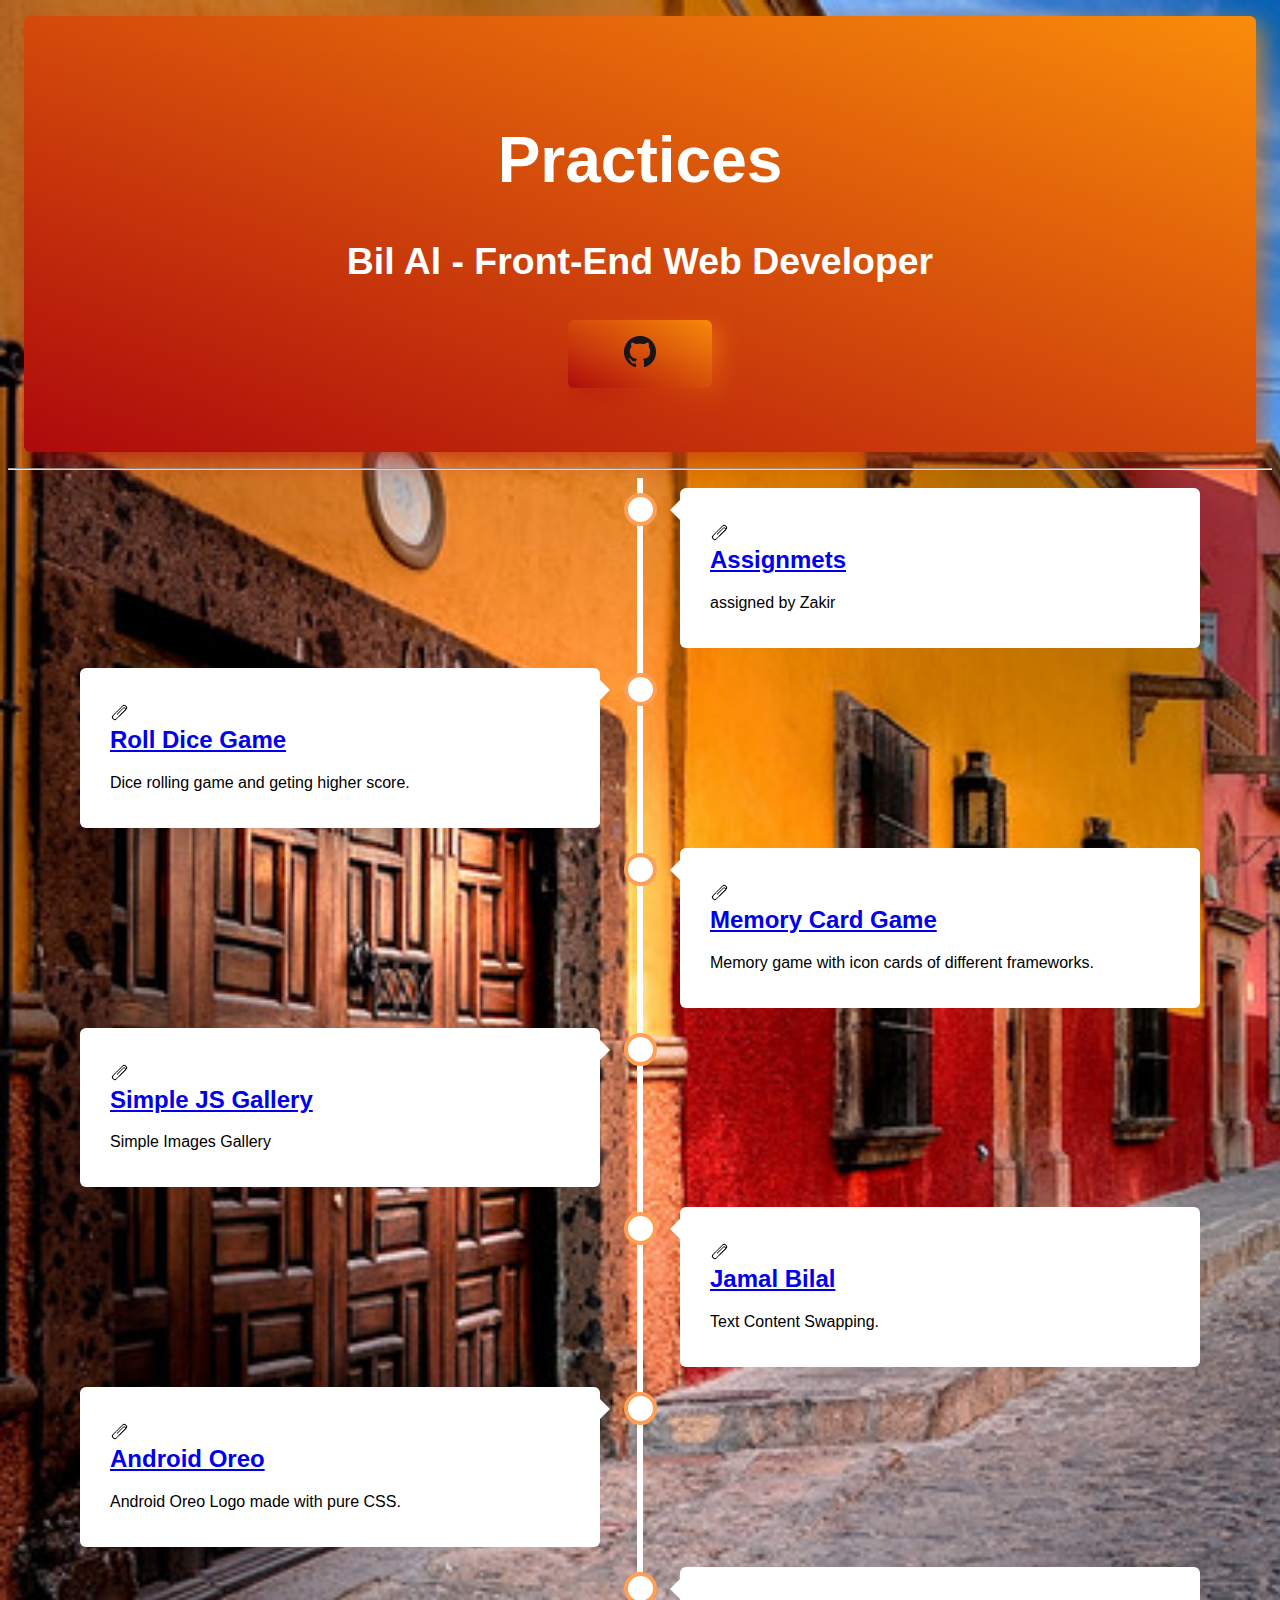
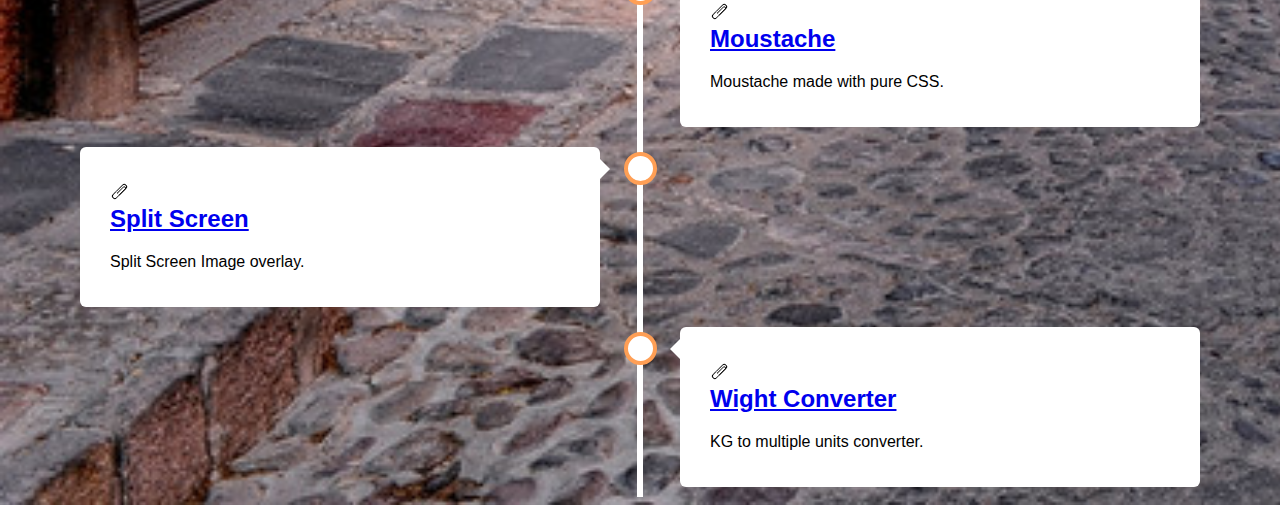
<file: index.html>
<!DOCTYPE html>
<html>
<head>
<meta charset="UTF-8" />
<meta name="description" content="Front-End Web Developer. PSD to HTML Expert. Convert your web design into a living and breathing website. A much faster and efficient coder.">
<meta name="keywords" content="Bilal Rasool, Bilal Rasool Mujahid, Bilal MJHD, MJHD, Bilal, HTML,CSS,PHP,JavaScript,PSD, PSD to HTML, Front-End, Developer, Web Developer, Web Designer, Photoshop, ">
<meta name="author" content="Bilal Rasool - Front-End Web Developer">   
<meta name="viewport" content="width=device-width, initial-scale=1.0">  
<title>Practices</title>
<link rel="stylesheet" href="style.css">
</head>
<body>
<div class="dynamic-shadow format">
  
  <h1>Practices</h1>
  <h3>Bil Al - Front-End Web Developer</h3>
  <a class="btn dynamic-shadow" href="https://github.com/bilalMJHD">
  <img style="width:32px" src="GitHub-Mark-64px.png" alt="GitHub-Mark-64px">
  </a>
</div>
<hr>
<!-- <div class="">
  <button class="accordion dynamic-shadow">HTML</button>
  <div class="panel">
  <div>
    <a href="http://bilalrasool.co.nf/Practices/Moustache.html">
      <div style="display:inline-block"> <div class="paperclip icon"></div></div>
      <h2>Moustache</h2></a>
    <p> Moustache made with pure CSS.</p>
  </div>
  <div>
    <a href="http://bilalrasool.co.nf/Practices/Android-Oreo/">
      <div style="display:inline-block"> <div class="paperclip icon"></div></div>
      <h2>Android Oreo</h2></a>
    <p>Android Oreo Logo made with pure CSS.</p>
  </div>
    </div>
    <button class="accordion dynamic-shadow">CSS</button>
    <div class="panel">
        <p>Styling Development</p>
    </div>
    <button class="accordion dynamic-shadow">JavaScript</button>
    <div class="panel">
    <div>
        <a href="http://bilalrasool.co.nf/Practices/Jamal-Bilal.html">
          <div style="display:inline-block"> <div class="paperclip icon"></div></div>
          <h2>Jamal Bilal</h2></a>
        <p>Text Content Swapping.</p>
    </div>
    <div>
        <a href="http://bilalrasool.co.nf/Practices/simple-js-gallery/">
          <div style="display:inline-block"> <div class="paperclip icon"></div></div>
          <h2>Simple JS Gallery</h2></a>
        <p>Simple Images Gallery</p>
    </div>
    <div>
        <a href="http://bilalrasool.co.nf/Practices/memory-card-game/">
          <div style="display:inline-block"> <div class="paperclip icon"></div></div>
          <h2>Memory Card Game</h2></a>
        <p>Memory game with icon cards of different frameworks.</p>
    </div>        
    <div>
        <a href="http://bilalrasool.co.nf/Practices/Roll-Dice-Game/">
          <div style="display:inline-block"> <div class="paperclip icon"></div></div>
          <h2>Roll Dice Game</h2></a>
        <p>Dice rolling game and geting higher score.</p>
    </div>        
    </div>
</div> 
<hr>-->

<div class="timeline">
<div class="container right">
    <div class="content">
        <div>
            <a href="assignments/">
              <div style="display:inline-block"> <div class="paperclip icon"></div></div>
              <h2>Assignmets</h2></a>
            <p>assigned by Zakir</p>
        </div>
    </div>
  </div>
  <div class="container left">
    <div class="content">
        <div>
            <a href="http://bilalrasool.co.nf/Practices/Roll-Dice-Game/">
              <div style="display:inline-block"> <div class="paperclip icon"></div></div>
              <h2>Roll Dice Game</h2></a>
            <p>Dice rolling game and geting higher score.</p>
        </div>
    </div>
  </div>
  <div class="container right">
    <div class="content">
        <div>
            <a href="http://bilalrasool.co.nf/Practices/memory-card-game/">
              <div style="display:inline-block"> <div class="paperclip icon"></div></div>
              <h2>Memory Card Game</h2></a>
            <p>Memory game with icon cards of different frameworks.</p>
        </div>
    </div>
  </div>
  <div class="container left">
    <div class="content">
        <div>
            <a href="http://bilalrasool.co.nf/Practices/simple-js-gallery/">
              <div style="display:inline-block"> <div class="paperclip icon"></div></div>
              <h2>Simple JS Gallery</h2></a>
            <p>Simple Images Gallery</p>
        </div>
    </div>
  </div>
  <div class="container right">
    <div class="content">
        <div>
            <a href="http://bilalrasool.co.nf/Practices/Jamal-Bilal.html">
              <div style="display:inline-block"> <div class="paperclip icon"></div></div>
              <h2>Jamal Bilal</h2></a>
            <p>Text Content Swapping.</p>
        </div>
    </div>
  </div>
  <div class="container left">
    <div class="content">
        <div>
            <a href="http://bilalrasool.co.nf/Practices/Android-Oreo/">
              <div style="display:inline-block"> <div class="paperclip icon"></div></div>
              <h2>Android Oreo</h2></a>
            <p>Android Oreo Logo made with pure CSS.</p>
          </div>
    </div>
  </div>
  <div class="container right">
    <div class="content">
        <div>
            <a href="http://bilalrasool.co.nf/Practices/Moustache.html">
              <div style="display:inline-block"> <div class="paperclip icon"></div></div>
              <h2>Moustache</h2></a>
            <p> Moustache made with pure CSS.</p>
          </div>
    </div>
  </div>
  <div class="container left">
    <div class="content">
        <div>
            <a href="http://bilalrasool.co.nf/Practices/SplitScreen/">
              <div style="display:inline-block"> <div class="paperclip icon"></div></div>
              <h2>Split Screen</h2></a>
            <p>Split Screen Image overlay.</p>
        </div>
    </div>
  </div>
  <div class="container right">
    <div class="content">
        <div>
            <a href="http://bilalrasool.co.nf/Weight-Converter/">
              <div style="display:inline-block"> <div class="paperclip icon"></div></div>
              <h2>Wight Converter</h2></a>
            <p>KG to multiple units converter.</p>
        </div>
    </div>
  </div>
</div>

<script src="script.js"></script>
</body>
</html>
</file>
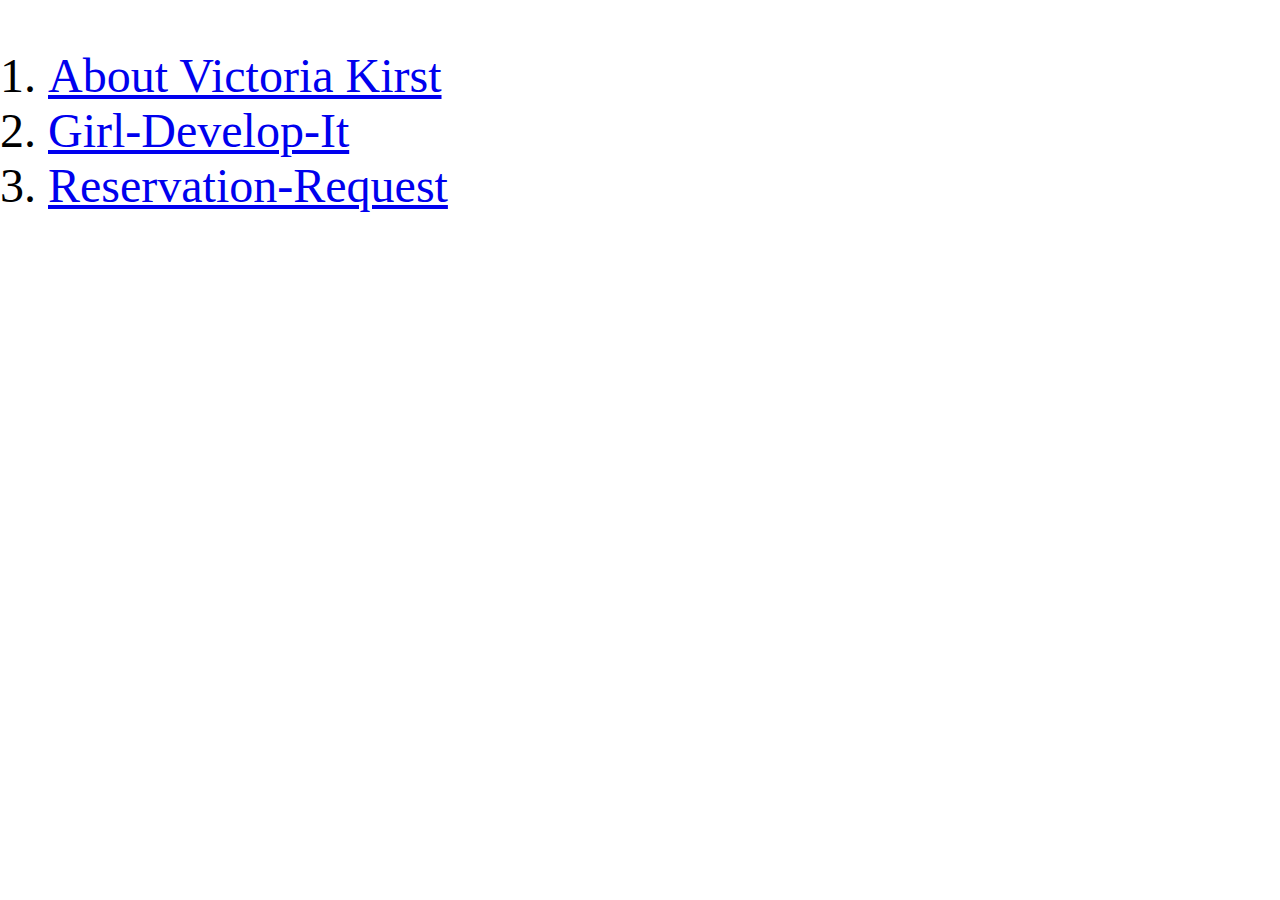
<file: assignments/index.html>
<!DOCTYPE html>
<html lang="en">
<head>
    <meta charset="UTF-8">
    <meta name="viewport" content="width=device-width, initial-scale=1.0">
    <title>Assignments</title>
    
</head>
<body>
    <ol style="font-size: 3rem;">
        <li><a href="About-Victoria-Kirst\"> About Victoria Kirst</a></li>
        <li><a href="Girl-Develop-It">Girl-Develop-It</a></li>
        <li><a href="Reservation-Request">Reservation-Request</a></li>
        </ol>
</body>
</html>
</file>
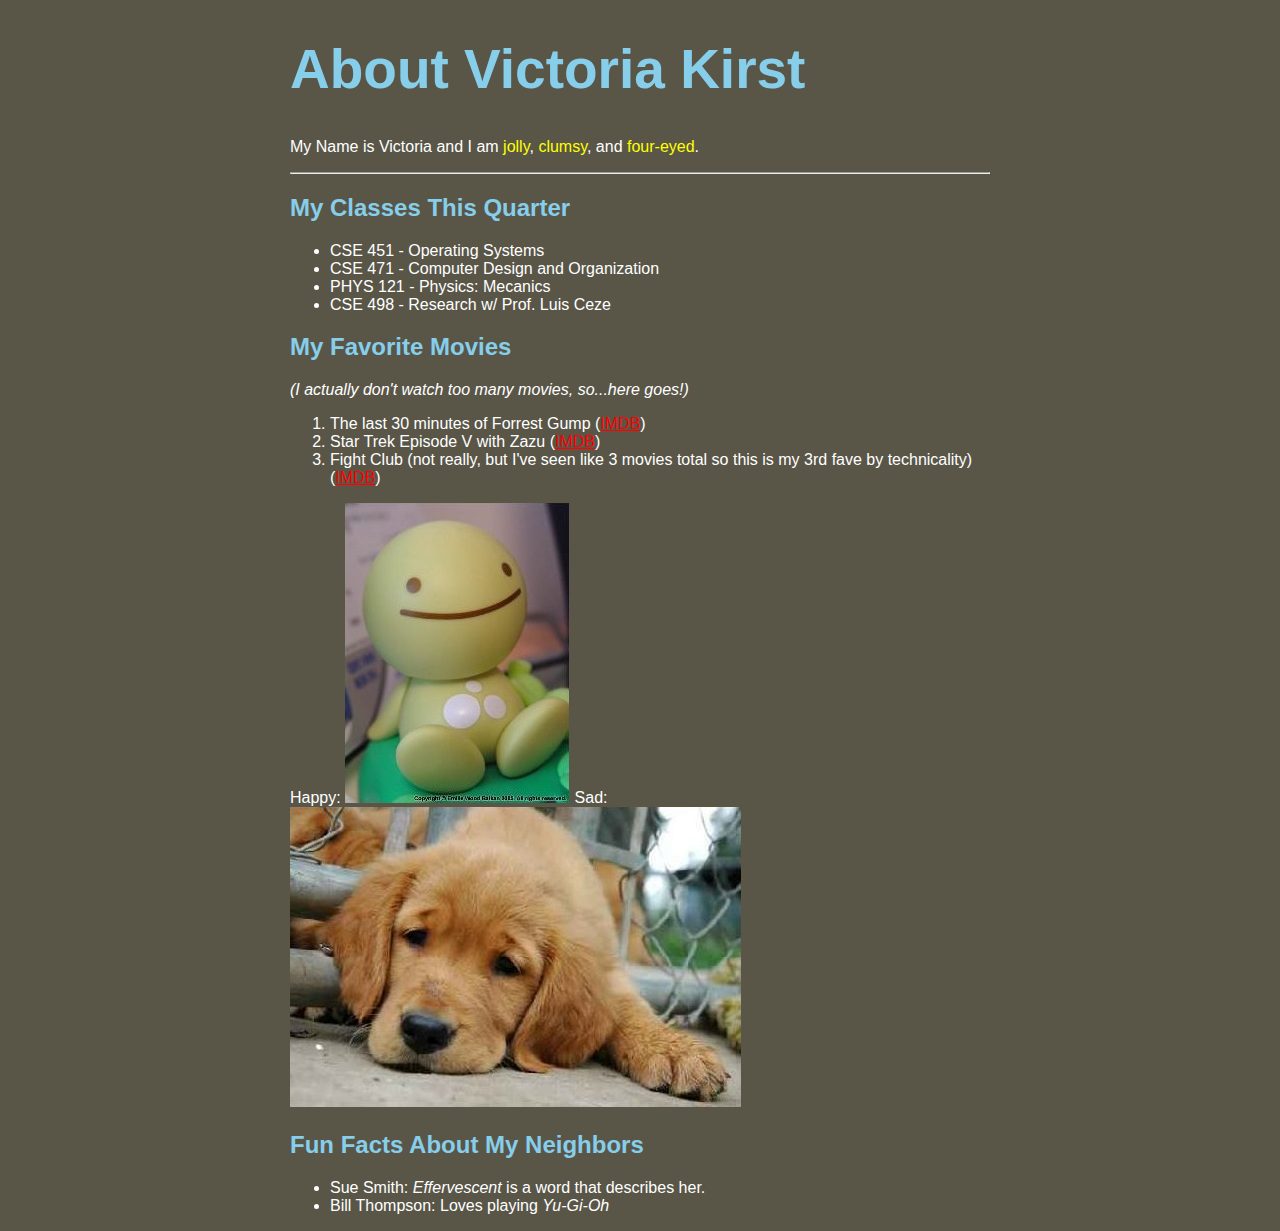
<file: assignments/About-Victoria-Kirst/index.html>
<!DOCTYPE html>
<html lang="en">

<head>
    <meta charset="UTF-8">
    <meta name="viewport" content="width=device-width, initial-scale=1.0">
    <title>About Victoria Kirst</title>
    <style>
        * {
            font-family:'Trebuchet MS', 'Lucida Sans Unicode', 'Lucida Grande', 'Lucida Sans', Arial, sans-serif;
        }
        .container {
            width: 700px;
            margin:0 auto;
        }
        html {
            background-color: #595648;
            color: white;
        }
        h1, h2 {
            color: skyblue;
        }
        .header h1 {
            font-size: 55px;
        }
        .header span {
            color: yellow;
        }
        .fav-movies a {
            color: red;
        }
    </style>
</head>
<body>
    <div class="container">
        <div class="header">
            <h1>About Victoria Kirst</h1>
            <p>My Name is Victoria and I am <span>jolly</span>, <span>clumsy</span>, and <span>four-eyed</span>.</p>
            <hr>
        </div>
        <div class="main">
            <div class="fav-classes">
                <h2>My Classes This Quarter</h2>
                <ul>
                    <li>CSE 451 - Operating Systems</li>
                    <li>CSE 471 - Computer Design and Organization</li>
                    <li>PHYS 121 - Physics: Mecanics</li>
                    <li>CSE 498 - Research w/ Prof. Luis Ceze</li>
                </ul>
            </div>
            <div class="fav-movies">
                <h2>My Favorite Movies</h2>
                <em>(I actually don't watch too many movies, so...here goes!)</em>
                <ol>
                    <li>The last 30 minutes of Forrest Gump (<a href="!#">IMDB</a>)</li>
                    <li>Star Trek Episode V with Zazu (<a href="!#">IMDB</a>)</li>
                    <li>Fight Club (not really, but I've seen like 3 movies total so this is my 3rd fave by
                        technicality) (<a href="!#">IMDB</a>)</li>
                </ol>
            </div>
            <div class="moods">
                Happy: <img src="toy.jpg" alt="Toy">
                Sad: <img src="puppy.jpg" alt="Puppy">
            </div>
            <div class="fun-facts">
                <h2>Fun Facts About My Neighbors</h2>
                <ul>
                    <li>Sue Smith: <em>Effervescent</em> is a word that describes her.</li>
                    <li>Bill Thompson: Loves playing <em>Yu-Gi-Oh</em></li>
                </ul>
            </div>
        </div>
    </div>
</body>

</html>
</file>
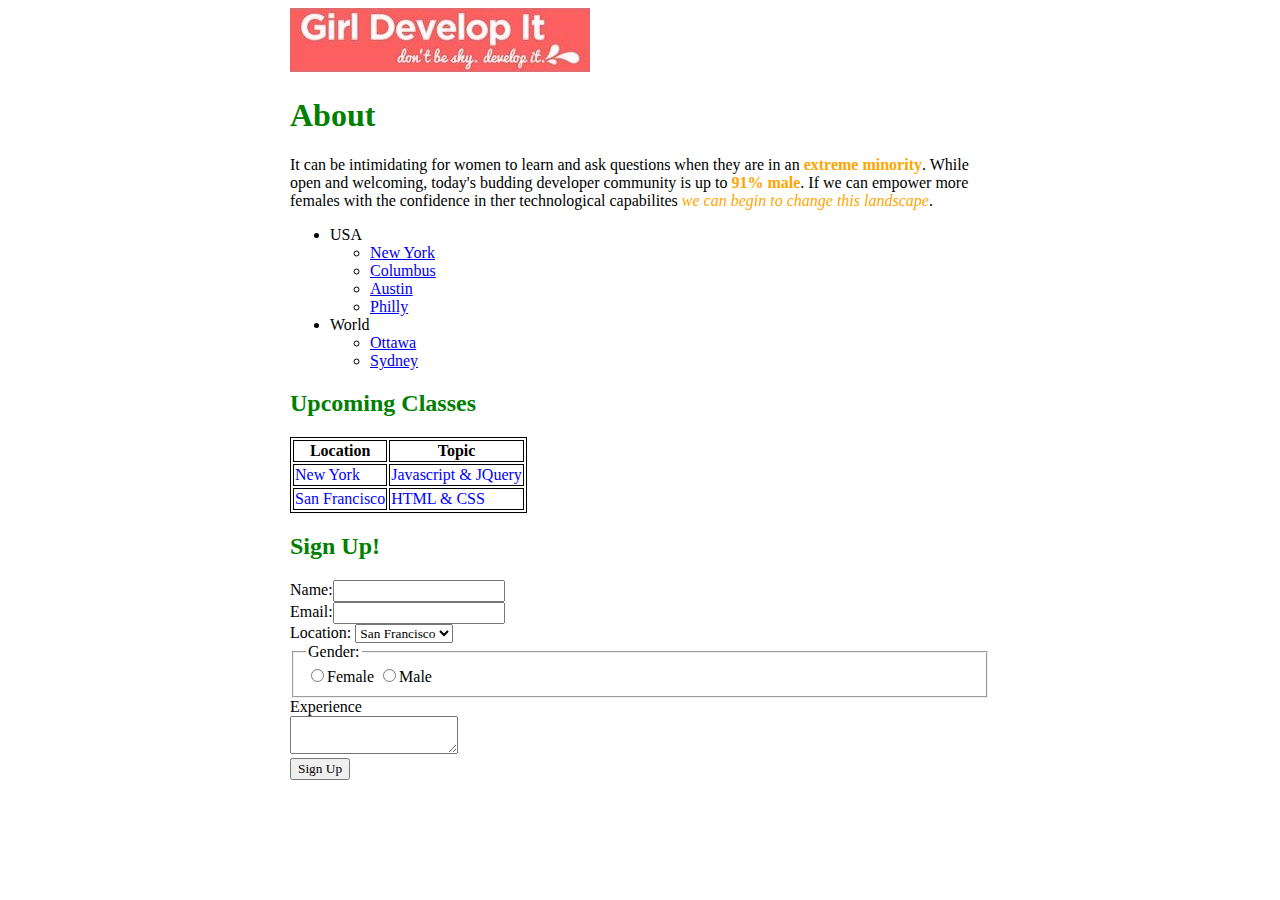
<file: assignments/Girl-Develop-It/index.html>
<!DOCTYPE html>
<html lang="en">

<head>
    <meta charset="UTF-8">
    <meta name="viewport" content="width=device-width, initial-scale=1.0">
    <title>Girl Develop It</title>
    <style>
        * {
            font-family: 'Times New Roman', Times, serif;
        }
        .about p span {
            color: orange;
        }
        .container {
            width: 700px;
            margin:0 auto;
        }
        .section h1,
        h2 {
            color: green;
            font-weight: bold;
        }

        .classes table,
        th,
        td {
            border: 1px solid black;
        }
        td {
            color: blue;
        }
    </style>
</head>

<body>
    <div class="container">
        <div class="section logo">
            <img src="logo.jpg" alt="Girl Develop It">
        </div>
        <div class="section about">
            <h1>About</h1>
            <p>
                It can be intimidating for women to learn and ask questions when they are in an
                <span><strong>extreme minority</strong></span>. While open and welcoming, today's budding developer
                community is up to <span><strong>91% male</strong></span>. If we can empower more females with the
                confidence in ther technological capabilites <span><em>we can begin to change this
                        landscape</em></span>.
            </p>
        </div>
        <div class="section locations">
            <ul>
                <li>USA
                    <ul>
                        <li><a href="#!">New York</a></li>
                        <li><a href="#!">Columbus</a></li>
                        <li><a href="#!">Austin</a></li>
                        <li><a href="#!">Philly</a></li>
                    </ul>
                </li>
                <li>World
                    <ul>
                        <li><a href="#!">Ottawa</a></li>
                        <li><a href="#!">Sydney</a></li>
                    </ul>
                </li>
            </ul>
        </div>
        <div class="section classes">
            <h2>Upcoming Classes</h2>
            <table>
                <tr>
                    <th>Location</th>
                    <th>Topic</th>
                </tr>
                <tr>
                    <td>New York</td>
                    <td>Javascript & JQuery</td>
                </tr>
                <tr>
                    <td>San Francisco</td>
                    <td>HTML & CSS</td>
                </tr>
            </table>
        </div>
        <div class="section signup">
            <h2>Sign Up! </h2>
            <form action="">
                <label>Name:<input type="text" name="Name" id="Name"></label><br>
                <label>Email:<input type="email" name="Email" id="Email"></label><br>
                <label for="Location">Location:
                    <select name="Location" id="Location">
                        <option value="San Francisco">San Francisco</option>
                        <option value="New York">New York</option>
                    </select>
                </label>
                <fieldset>
                    <legend>Gender:</legend>
                    <label><input type="radio" name="gender">Female</label>
                    <label><input type="radio" name="gender">Male</label>
                </fieldset>
                <label>Experience<br><textarea name="Experience"></textarea></label><br>
                <input type="submit" value="Sign Up">
            </form>
        </div>
    </div>
</body>

</html>
</file>
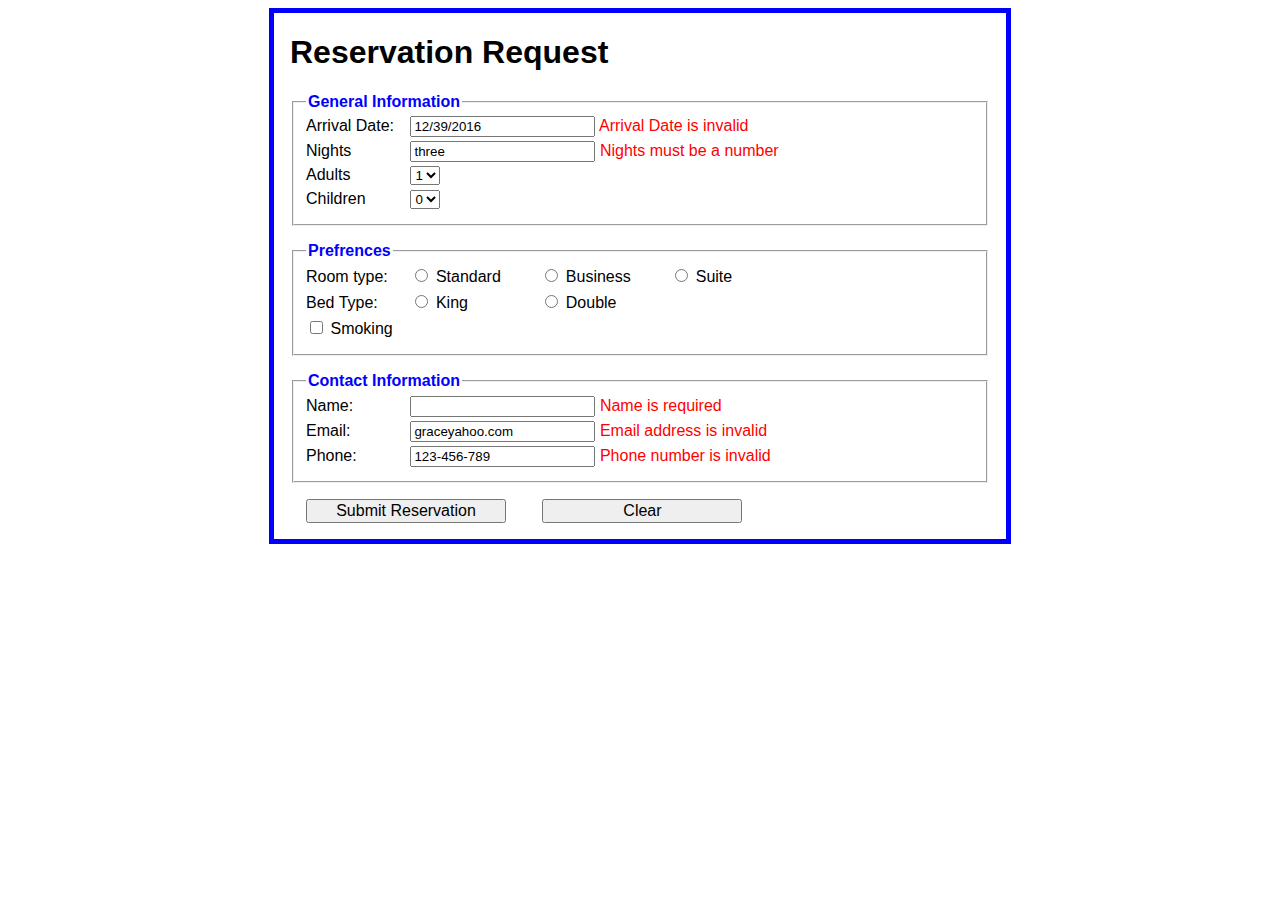
<file: assignments/Reservation-Request/index.html>
<!DOCTYPE html>
<html lang="en">

<head>
    <meta charset="UTF-8">
    <meta name="viewport" content="width=device-width, initial-scale=1.0">
    <title>Reservation Request</title>
    <style>
        * {
            font-family: Arial, Helvetica, sans-serif;
        }
        .btn-group input {
            font-size: 16px;
            margin: 0 16px;
            width: 200px;
        }
        .container {
            border: 5px solid blue;
            margin: 0 auto;
            padding: 0 16px 16px 16px;
            width: 700px;
        }
        fieldset legend {
            color: blue;
            font-weight: bold;
        }
        .form-group label{
            display: inline-block;
            margin-bottom: 6px;
            width: 100px;
        }
        .form-group span {
            color: red;
        }
        .section {
            margin-bottom: 16px;
        }
    </style>
</head>
<body>
    <div class="container">
        <h1>Reservation Request</h1>
        <form action="" method="post">
            <div class="section first">
                <fieldset>
                    <legend>General Information</legend>
                    <div class="form-group">
                        <label for="ArrivalDate">Arrival Date: </label>
                        <input type="text" name="ArrivalDate" id="ArrivalDate" value="12/39/2016">
                        <span>Arrival Date is invalid</span>
                    </div>
                    <div class="form-group">
                        <label for="Nights">Nights</label>
                        <input type="text" name="Nights" id="Nights" value="three">
                        <span>Nights must be a number</span>
                    </div>
                    <div class="form-group">
                        <label for="Adults">Adults</label>
                        <select name="Adults" id="Adults">
                            <option value="1">1</option>
                            <option value="2">2</option>
                            <option value="3">3</option>
                        </select>
                    </div>
                    <div class="form-group">
                        <label for="Children">Children</label>
                        <select name="Children" id="Children">
                            <option value="0">0</option>
                            <option value="1">1</option>
                            <option value="2">2</option>
                        </select>
                    </div>
                </fieldset>
            </div>
            <div class="section second">
                <fieldset>
                    <legend>Prefrences</legend>
                    <div class="form-group">
                        <label for="RoomType">Room type:</label>
                        <input type="radio" name="RoomType" id="Standard" value="Standard">
                        <label for="Standard">Standard</label>
                        <input type="radio" name="RoomType" id="Business" value="Business">
                        <label for="Business">Business</label>
                        <input type="radio" name="RoomType" id="Suite" value="Suite">
                        <label for="Suite">Suite</label>
                    </div>
                    <div class="form-group">
                        <label for="RoomType">Bed Type:</label>
                        <input type="radio" name="BedType" id="King" value="King">
                        <label for="King">King</label>
                        <input type="radio" name="BedType" id="Double" value="Double">
                        <label for="Double">Double</label>
                    </div>
                    <div class="form-group">
                        <input type="checkbox" name="Smoking" id="Smoking" value="Smoking">
                        <label for="Smoking">Smoking</label>
                    </div>
                </fieldset>
            </div>
            <div class="section third">
                <fieldset>
                    <legend>Contact Information</legend>
                    <div class="form-group">
                        <label for="Name">Name: </label>
                        <input type="text" name="Name" id="Name">
                        <span>Name is required</span>
                    </div>
                    <div class="form-group">
                        <label for="Email">Email: </label>
                        <input type="email" name="Email" id="Email" value="graceyahoo.com">
                        <span>Email address is invalid</span>
                    </div>
                    <div class="form-group">
                        <label for="Phone">Phone: </label>
                        <input type="text" name="Phone" id="Phone" value="123-456-789">
                        <span>Phone number is invalid</span>
                    </div>
                </fieldset>
            </div>
            <div class="btn-group">
                <input type="submit" value="Submit Reservation">
                <input type="reset" value="Clear">
            </div>
        </form>
    </div>
</body>

</html>
</file>
<file: style.css>
/* Custom CSS */
body{
    font-family: sans-serif;
  background-image: url(bg.jpg);
  background-size: cover
}

.format{
  color:white;
  margin:1rem;
  text-align:center;
  padding: 4rem 0;
  font-size:2rem;
  font-weight:lighter;
  text-decoration: none;
}
.wrapper{

  clear:both;
}
.btn{
  display:block;
  padding:1rem;
  border-color:transparent;
  font-size:1rem;
  color:white;
  width:9rem;
  margin:0 auto;
  outline:none;
  position: relative;
}
.btn:hover{
  top:2px;
  left:2px;
  cursor: pointer;
}
.btn:hover::after{
  opacity: 0.4;
  transition: 0.4s;
}
.dynamic-shadow{
  font-family:sans-serif;
  position:relative;
  background:linear-gradient(to bottom left, #F98C0A, #AD090C);
  border-radius:6px;
  z-index:1
}
.dynamic-shadow::after{
  content:'';
  position:absolute;
  width:100%;
  height:100%;
  top:0.5rem;
  left:0.5rem;
  background:inherit;
  filter:blur(0.7rem);
  opacity:0.7;
  border-radius:inherit;
  z-index:-1;
}
.paperclip.icon {
  color: #000;
  position: absolute;
  margin-left: 9px;
  margin-top: 2px;
  width: 6px;
  height: 12px;
  border-radius: 4px 4px 0 0;
  border-left: solid 1px black;
  border-right: solid 1px black;
  border-top: solid 1px black;
  -webkit-transform: rotate(45deg);
          transform: rotate(45deg);
}

.paperclip.icon:before {
  content: '';
  position: absolute;
  top: 11px;
  left: -1px;
  width: 4px;
  height: 6px;
  border-radius: 0 0 3px 3px;
  border-left: solid 1px black;
  border-right: solid 1px black;
  border-bottom: solid 1px black;
}

.paperclip.icon:after {
  content: '';
  position: absolute;
  left: 1px;
  top: 1px;
  width: 2px;
  height: 10px;
  border-radius: 4px 4px 0 0;
  border-left: solid 1px black;
  border-right: solid 1px black;
  border-top: solid 1px black;
}


/* Accordion */
.accordion{
    /*background-color: #eee;*/
    color: white;
    cursor: pointer;
    padding: 18px;
    width: 100%;
    text-align: left;
    border: none;
    outline: none;
    transition: 0.4s;
}
.active, .accordion:hover {
    background-color: #ccc;
}
.panel {
    padding: 20px 30px;
    background-color: #fff;
    border-radius: 6px;
    color: black;
    display: none;
    overflow: hidden;
}
/* Toggleable Tabls */
.tab {
    overflow: hidden;
    border: 1px solid brown;
    /*background-color: #f1f1f1;*/
}
.tab button {
    background-color: inherit;
    border-radius: 6px;
    color: white;
    float: left;
    border: none;
    outline: none;
    cursor: pointer;
    padding: 14px 16px;
    transition: 0.3s;
}
.tab button:hover {
    background-color: #EE7A0A;
}
.tab button.active {
    background-color: #EE7A0A;
}
.tabcontent {
    display: none;
    color: white;
    padding: 6px 12px;
    border: 1px solid brown;
    border-top: none;
}

* {
    box-sizing: border-box;
  }
  
  /* Set a background color */
  body {
    background-color: #474e5d;
    font-family: Helvetica, sans-serif;
  }
  
  /* The actual timeline (the vertical ruler) */
  .timeline {
    position: relative;
    max-width: 1200px;
    margin: 0 auto;
  }
  
  /* The actual timeline (the vertical ruler) */
  .timeline::after {
    content: '';
    position: absolute;
    width: 6px;
    background-color: white;
    top: 0;
    bottom: 0;
    left: 50%;
    margin-left: -3px;
  }
  
  /* Container around content */
  .container {
    padding: 10px 40px;
    position: relative;
    background-color: inherit;
    width: 50%;
  }
  
  /* The circles on the timeline */
  .container::after {
    content: '';
    position: absolute;
    width: 25px;
    height: 25px;
    right: -17px;
    background-color: white;
    border: 4px solid #FF9F55;
    top: 15px;
    border-radius: 50%;
    z-index: 1;
  }
  
  /* Place the container to the left */
  .left {
    left: 0;
  }
  
  /* Place the container to the right */
  .right {
    left: 50%;
  }
  
  /* Add arrows to the left container (pointing right) */
  .left::before {
    content: " ";
    height: 0;
    position: absolute;
    top: 22px;
    width: 0;
    z-index: 1;
    right: 30px;
    border: medium solid white;
    border-width: 10px 0 10px 10px;
    border-color: transparent transparent transparent white;
  }
  
  /* Add arrows to the right container (pointing left) */
  .right::before {
    content: " ";
    height: 0;
    position: absolute;
    top: 22px;
    width: 0;
    z-index: 1;
    left: 30px;
    border: medium solid white;
    border-width: 10px 10px 10px 0;
    border-color: transparent white transparent transparent;
  }
  
  /* Fix the circle for containers on the right side */
  .right::after {
    left: -16px;
  }
  
  /* The actual content */
  .content {
    padding: 20px 30px;
    background-color: white;
    position: relative;
    border-radius: 6px;
  }
  
  /* Media queries - Responsive timeline on screens less than 600px wide */
  @media screen and (max-width: 600px) {
  /* Place the timelime to the left */
    .timeline::after {
      left: 31px;
    }
  
  /* Full-width containers */
    .container {
      width: 100%;
      padding-left: 70px;
      padding-right: 25px;
    }
  
  /* Make sure that all arrows are pointing leftwards */
    .container::before {
      left: 60px;
      border: medium solid white;
      border-width: 10px 10px 10px 0;
      border-color: transparent white transparent transparent;
    }
  
  /* Make sure all circles are at the same spot */
    .left::after, .right::after {
      left: 15px;
    }
  
  /* Make all right containers behave like the left ones */
    .right {
      left: 0%;
    }
  }
</file>
